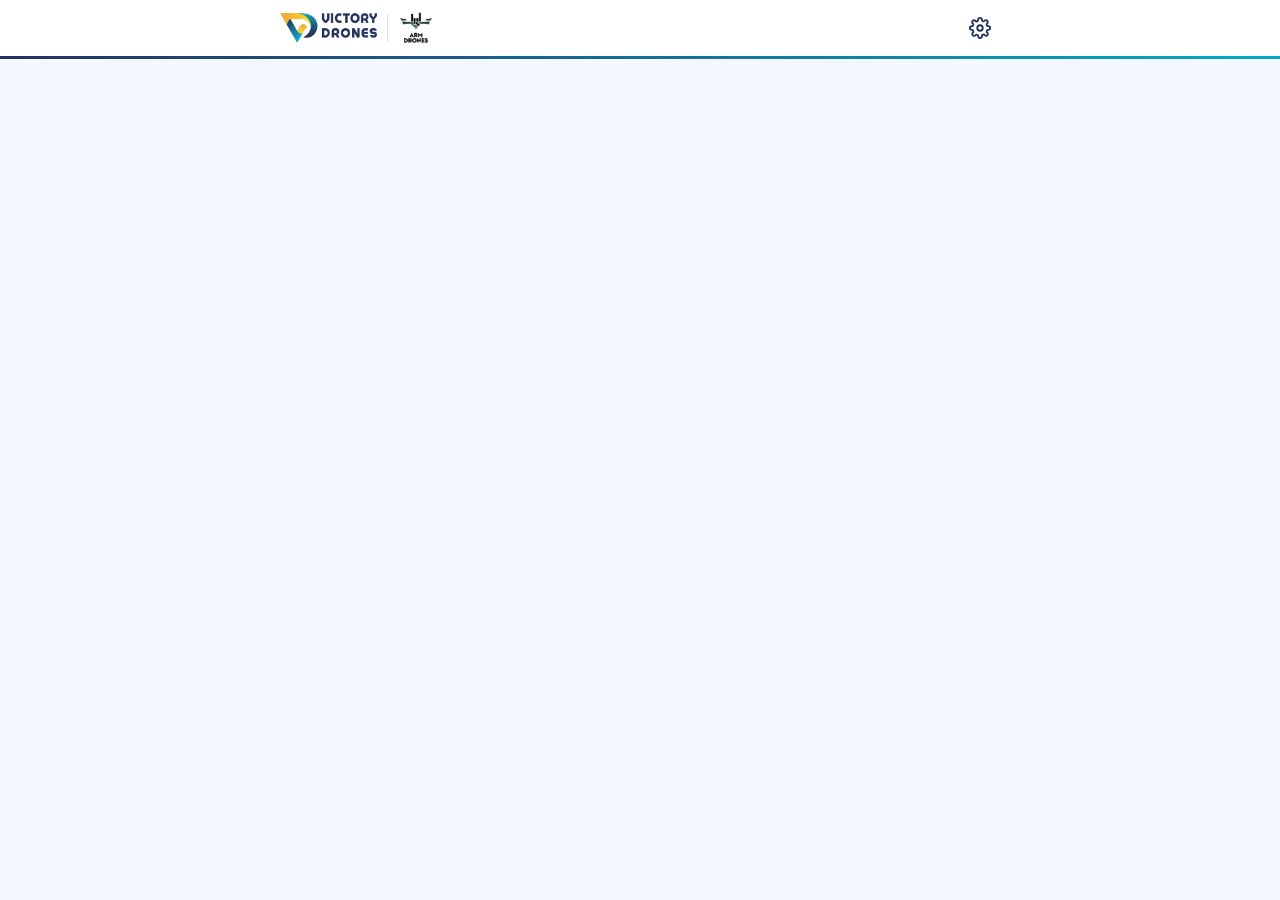
<file: index.html>
<!doctype html>
<html lang="uk"><head><meta charset="utf-8"><meta name="viewport" content="width=device-width,initial-scale=1">
<meta name="robots" content="noindex, nofollow"><title>Інженерія FPV-дронів (база) · Victory Drones</title>
<link rel="icon" href="v1/img/brand/favicon.ico">
<script>
(function () {
  var pinned = null; try { pinned = (JSON.parse(localStorage.getItem('vdc.settings')) || {}).pinned; } catch (e) {}
  fetch('versions.json', { cache: 'no-store' }).then(function (r) { return r.json(); })
    .then(function (j) { location.replace((pinned || j.latest) + '/' + location.hash); })
    .catch(function () { location.replace('v1/' + location.hash); });
})();
</script></head><body></body></html>
</file>
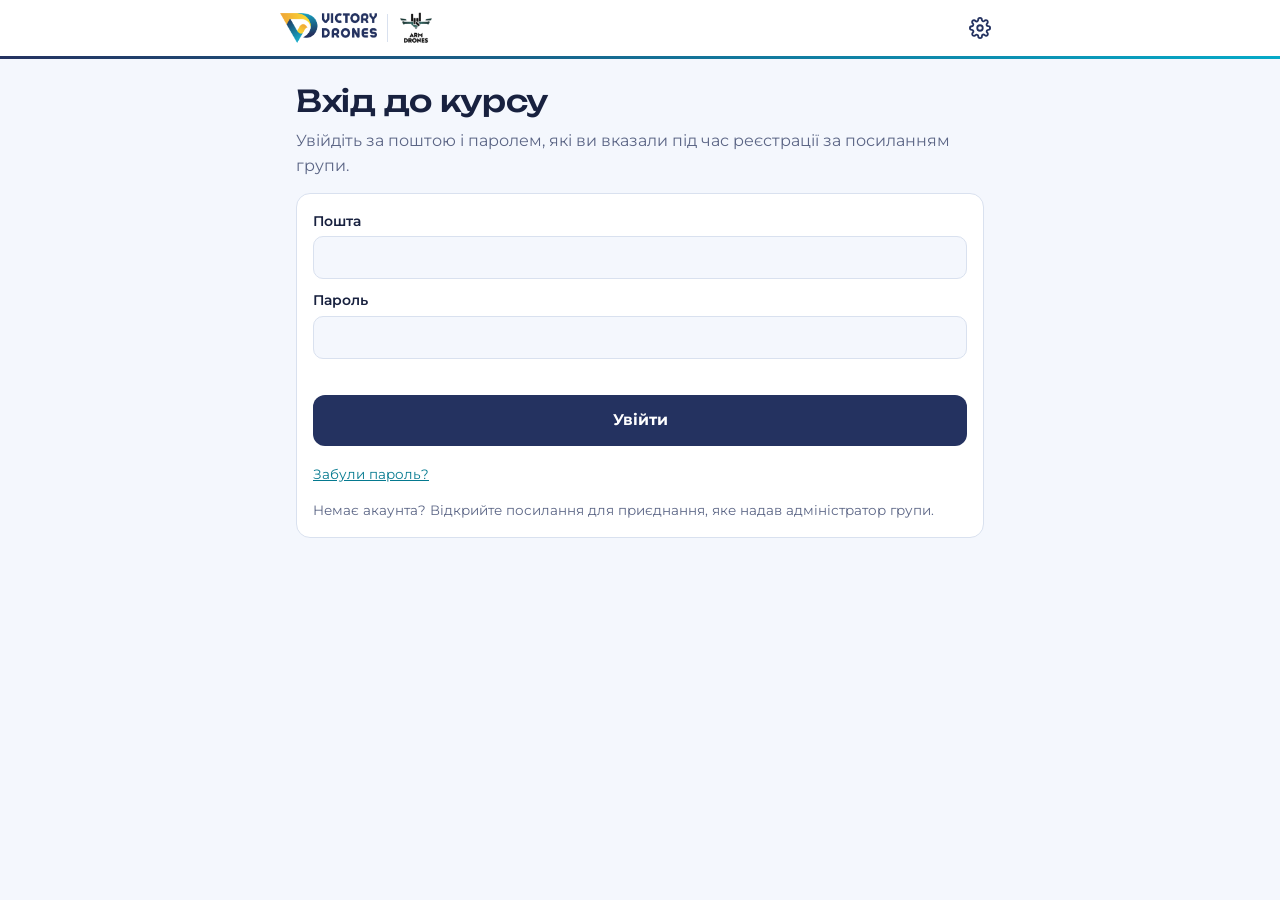
<file: v1/index.html>
<!doctype html>
<html lang="uk"><head>
<meta charset="utf-8">
<meta name="viewport" content="width=device-width,initial-scale=1,viewport-fit=cover">
<title>Інженерія FPV-дронів (база) · Victory Drones</title>
<meta name="description" content="Онлайн-курс Victory Drones та ARM Drones «Інженерія FPV-дронів (база)»: будова, збирання і налаштування FPV-дрона">
<meta name="theme-color" content="#243260">
<meta name="robots" content="noindex, nofollow">
<link rel="icon" href="img/brand/favicon.ico" sizes="any">
<link rel="icon" href="img/brand/icon-32.png" type="image/png" sizes="32x32">
<link rel="apple-touch-icon" href="img/brand/icon-180.png">
<link rel="manifest" href="manifest.webmanifest">
<meta name="apple-mobile-web-app-capable" content="yes">
<meta name="apple-mobile-web-app-title" content="FPV-інженерія">
<link rel="preload" href="fonts/montserrat-cyrillic-400-normal.woff2" as="font" type="font/woff2" crossorigin>
<link rel="preload" href="fonts/unbounded-cyrillic-500-normal.woff2" as="font" type="font/woff2" crossorigin>
<link rel="stylesheet" href="styles.css">
</head>
<body>
<header class="top"><div class="top-in">
  <button class="icon-btn" id="back" type="button" aria-label="Назад" hidden><svg viewBox="0 0 24 24"><path d="M15 18l-6-6 6-6"/></svg></button>
  <a class="logos" href="#home" aria-label="На головну"><img class="vd" src="img/brand/vd-full.png" alt="Victory Drones" width="309" height="96"><i></i><img class="arm" src="img/brand/arm-drones.png" alt="ARM Drones" width="112" height="112"></a>
  <span class="spacer"></span>
  <div class="hmode" id="hmode" role="group" aria-label="Як проходити урок" hidden><button type="button" data-mode="video" aria-pressed="false"><svg viewBox="0 0 24 24"><rect x="2" y="5" width="15" height="14" rx="2"/><path d="M17 10l5-3v10l-5-3"/></svg><span>Відео</span></button><button type="button" data-mode="read" aria-pressed="false"><svg viewBox="0 0 24 24"><path d="M2 5h7a3 3 0 0 1 3 3v12a2 2 0 0 0-2-2H2zM22 5h-7a3 3 0 0 0-3 3v12a2 2 0 0 1 2-2h8z"/></svg><span>Читати</span></button></div>
  <button class="icon-btn" id="menu" type="button" aria-label="Налаштування"><svg viewBox="0 0 24 24"><circle cx="12" cy="12" r="3"/><path d="M19.4 15a1.7 1.7 0 0 0 .3 1.8l.1.1a2 2 0 1 1-2.8 2.8l-.1-.1a1.7 1.7 0 0 0-1.8-.3 1.7 1.7 0 0 0-1 1.5V21a2 2 0 1 1-4 0v-.1a1.7 1.7 0 0 0-1.1-1.5 1.7 1.7 0 0 0-1.8.3l-.1.1a2 2 0 1 1-2.8-2.8l.1-.1a1.7 1.7 0 0 0 .3-1.8 1.7 1.7 0 0 0-1.5-1H3a2 2 0 1 1 0-4h.1a1.7 1.7 0 0 0 1.5-1.1 1.7 1.7 0 0 0-.3-1.8l-.1-.1a2 2 0 1 1 2.8-2.8l.1.1a1.7 1.7 0 0 0 1.8.3H9a1.7 1.7 0 0 0 1-1.5V3a2 2 0 1 1 4 0v.1a1.7 1.7 0 0 0 1 1.5 1.7 1.7 0 0 0 1.8-.3l.1-.1a2 2 0 1 1 2.8 2.8l-.1.1a1.7 1.7 0 0 0-.3 1.8V9a1.7 1.7 0 0 0 1.5 1H21a2 2 0 1 1 0 4h-.1a1.7 1.7 0 0 0-1.5 1z"/></svg></button>
</div></header>
<div class="banner" id="banner" hidden></div>
<main id="view"></main>

<script src="config.js"></script>
<script src="lib/supabase.js"></script>
<script src="backend.js"></script>
<script src="stats.js"></script>
<script src="app.js"></script>
<script src="offline.js"></script>
<script src="cert.js"></script>
<script src="anim.js"></script>
<script src="content/intro-questions.js"></script>
<script src="content/intro.js"></script>
<script src="content/m01/questions.js"></script>
<script src="content/m01/l02.js"></script>
<script src="content/m01/l03.js"></script>
<script src="content/m01/l04.js"></script>
<script src="content/m01/l05.js"></script>
<script src="content/m01/l06.js"></script>
<script src="content/m01/l07.js"></script>
<script src="content/m01/l08.js"></script>
<script src="content/m01/l09.js"></script>
<script src="content/m01/l10.js"></script>
<script src="content/m01/l12.js"></script>
<script src="content/m01.js"></script>
<script src="content/m02/questions.js"></script>
<script src="content/m02/l01.js"></script>
<script src="content/m02/l02.js"></script>
<script src="content/m02.js"></script>
<script src="content/m03/q_l01.js"></script>
<script src="content/m03/l01.js"></script>
<script src="content/m03.js"></script>
<script src="content/m031/q_l01.js"></script>
<script src="content/m031/q_l02.js"></script>
<script src="content/m031/l01.js"></script>
<script src="content/m031/l02.js"></script>
<script src="content/m031.js"></script>
<script src="content/m04/q_l02.js"></script>
<script src="content/m04/q_l04.js"></script>
<script src="content/m04/l02.js"></script>
<script src="content/m04/l04.js"></script>
<script src="content/m04.js"></script>
<script src="content/m05/q_l01.js"></script>
<script src="content/m05/q_l03.js"></script>
<script src="content/m05/q_l04.js"></script>
<script src="content/m05/q_l05.js"></script>
<script src="content/m05/l01.js"></script>
<script src="content/m05/l03.js"></script>
<script src="content/m05/l04.js"></script>
<script src="content/m05/l05.js"></script>
<script src="content/m05.js"></script>
<script>APP.start();</script>
</body></html>
</file>
<file: v1/styles.css>
/* Victory Drones · FPV course — styles
   Layout: one reading column (max 720px). Course map → lesson (Відео / Курс) → lesson quiz → module test.
   Brand: navy #243260, cyan #05AAC8, yellow #FCC500, light #E0EEFF. Headings Unbounded, body Montserrat. */
@font-face { font-family: "Montserrat"; src: url(fonts/montserrat-latin-400-normal.woff2) format("woff2"); font-weight: 400; font-display: swap; unicode-range: U+0000-00FF, U+0131, U+0152-0153, U+02BB-02BC, U+02C6, U+02DA, U+02DC, U+2000-206F, U+2074, U+20AC, U+2122, U+2190-2199, U+2212, U+2215, U+FEFF, U+FFFD }
@font-face { font-family: "Montserrat"; src: url(fonts/montserrat-cyrillic-400-normal.woff2) format("woff2"); font-weight: 400; font-display: swap; unicode-range: U+0301, U+0400-045F, U+0490-0491, U+04B0-04B1, U+2116 }
@font-face { font-family: "Montserrat"; src: url(fonts/montserrat-latin-500-normal.woff2) format("woff2"); font-weight: 500; font-display: swap; unicode-range: U+0000-00FF, U+2000-206F, U+2190-2199, U+2212 }
@font-face { font-family: "Montserrat"; src: url(fonts/montserrat-cyrillic-500-normal.woff2) format("woff2"); font-weight: 500; font-display: swap; unicode-range: U+0301, U+0400-045F, U+0490-0491, U+2116 }
@font-face { font-family: "Montserrat"; src: url(fonts/montserrat-latin-600-normal.woff2) format("woff2"); font-weight: 600; font-display: swap; unicode-range: U+0000-00FF, U+2000-206F, U+2190-2199, U+2212 }
@font-face { font-family: "Montserrat"; src: url(fonts/montserrat-cyrillic-600-normal.woff2) format("woff2"); font-weight: 600; font-display: swap; unicode-range: U+0301, U+0400-045F, U+0490-0491, U+2116 }
@font-face { font-family: "Montserrat"; src: url(fonts/montserrat-latin-700-normal.woff2) format("woff2"); font-weight: 700; font-display: swap; unicode-range: U+0000-00FF, U+2000-206F, U+2190-2199, U+2212 }
@font-face { font-family: "Montserrat"; src: url(fonts/montserrat-cyrillic-700-normal.woff2) format("woff2"); font-weight: 700; font-display: swap; unicode-range: U+0301, U+0400-045F, U+0490-0491, U+2116 }
@font-face { font-family: "Unbounded"; src: url(fonts/unbounded-latin-500-normal.woff2) format("woff2"); font-weight: 500; font-display: swap; unicode-range: U+0000-00FF, U+2000-206F, U+2190-2199, U+2212 }
@font-face { font-family: "Unbounded"; src: url(fonts/unbounded-cyrillic-500-normal.woff2) format("woff2"); font-weight: 500; font-display: swap; unicode-range: U+0301, U+0400-045F, U+0490-0491, U+2116 }
@font-face { font-family: "Unbounded"; src: url(fonts/unbounded-latin-700-normal.woff2) format("woff2"); font-weight: 700; font-display: swap; unicode-range: U+0000-00FF, U+2000-206F, U+2190-2199, U+2212 }
@font-face { font-family: "Unbounded"; src: url(fonts/unbounded-cyrillic-700-normal.woff2) format("woff2"); font-weight: 700; font-display: swap; unicode-range: U+0301, U+0400-045F, U+0490-0491, U+2116 }

:root {
  --navy: #243260; --cyan: #05aac8; --yellow: #fcc500; --sky: #e0eeff; --orange: #f2aa25;
  --bg: #f4f7fd; --surface: #ffffff; --sunk: #e9eff9; --ink: #18213f; --muted: #5b6585; --line: #d9e1ef;
  --accent: #243260; --on-accent: #ffffff; --accent-soft: #e0eeff;
  --hi: #05aac8; --hi-ink: #04798f; --hi-soft: #dcf3f8;
  --gold: #fcc500; --gold-ink: #8a6a00; --gold-soft: #fff4cc;
  --ok: #1f7a4d; --ok-bg: #e0f3e8; --bad: #b2362d; --bad-bg: #fbe5e2;
  --fig-bg: #f8fbff; --header: #ffffff;
  --sans: "Montserrat", system-ui, -apple-system, "Segoe UI", Roboto, sans-serif;
  --display: "Unbounded", "Montserrat", system-ui, sans-serif;
  --mono: ui-monospace, "SF Mono", Menlo, Consolas, monospace;
  --r: 14px;
  color-scheme: light;
}
@media (prefers-color-scheme: dark) { :root:not([data-theme="light"]) {
  --bg: #0e1428; --surface: #161e3a; --sunk: #111830; --ink: #e8edfa; --muted: #9ba7c8; --line: #28335a;
  --accent: #8fb4ff; --on-accent: #0e1428; --accent-soft: #1e2a52;
  --hi: #3cc8e2; --hi-ink: #6fd8ec; --hi-soft: #0f3340;
  --gold-ink: #fcd34d; --gold-soft: #3a3010;
  --ok: #6fd39c; --ok-bg: #143224; --bad: #f29a90; --bad-bg: #3b1d1c;
  --fig-bg: #121a33; --header: #ffffff;
  color-scheme: dark } }
:root[data-theme="dark"] {
  --bg: #0e1428; --surface: #161e3a; --sunk: #111830; --ink: #e8edfa; --muted: #9ba7c8; --line: #28335a;
  --accent: #8fb4ff; --on-accent: #0e1428; --accent-soft: #1e2a52;
  --hi: #3cc8e2; --hi-ink: #6fd8ec; --hi-soft: #0f3340;
  --gold-ink: #fcd34d; --gold-soft: #3a3010;
  --ok: #6fd39c; --ok-bg: #143224; --bad: #f29a90; --bad-bg: #3b1d1c;
  --fig-bg: #121a33; --header: #ffffff;
  color-scheme: dark }

* { box-sizing: border-box }
html { -webkit-text-size-adjust: 100% }
body { margin: 0; background: var(--bg); color: var(--ink); font: 16px/1.6 var(--sans) }
button { font: inherit; color: inherit }
a { color: var(--hi-ink) }
:focus-visible { outline: 2px solid var(--hi); outline-offset: 2px; border-radius: 6px }
[hidden] { display: none !important }
img { max-width: 100%; display: block }
h1, h2, h3, h4 { font-family: var(--display); font-weight: 500; letter-spacing: -.01em }

/* header: always white so both logos read correctly */
.top { position: sticky; top: 0; z-index: 20; background: var(--header); color: #18213f; border-bottom: 3px solid transparent;
  border-image: linear-gradient(90deg, #243260, #05aac8) 1;
  padding: env(safe-area-inset-top) max(12px, env(safe-area-inset-right)) 0 max(12px, env(safe-area-inset-left)) }
.top-in { max-width: 720px; margin: 0 auto; height: 56px; display: flex; align-items: center; gap: 8px }
.logos { display: flex; align-items: center; gap: 10px; text-decoration: none; flex: none; min-width: 0 }
.logos img.vd { height: 30px; width: auto }
.logos img.arm { height: 36px; width: auto }
.logos i { width: 1px; height: 28px; background: #d9e1ef }
.top .spacer { flex: 1 }
.icon-btn { width: 40px; height: 40px; border-radius: 10px; border: 0; background: transparent; display: grid; place-items: center; cursor: pointer; flex: none; color: #243260 }
.icon-btn:hover { background: #eef3fb }
.icon-btn svg { width: 22px; height: 22px; stroke: currentColor; fill: none; stroke-width: 2; stroke-linecap: round; stroke-linejoin: round }
@media (max-width: 400px) { .logos img.vd { height: 24px } .logos img.arm { height: 30px } .logos { gap: 7px } }

/* lesson mode switch */
.hmode { display: flex; background: #eef3fb; border-radius: 10px; padding: 3px; gap: 2px; flex: none }
.hmode button { display: inline-flex; align-items: center; gap: 6px; border: 0; background: transparent; border-radius: 8px; padding: 7px 10px; font-size: 13.5px; font-weight: 600; cursor: pointer; color: #5b6585 }
.hmode button[aria-pressed="true"] { background: #243260; color: #fff }
.hmode svg { width: 17px; height: 17px; stroke: currentColor; fill: none; stroke-width: 2; stroke-linecap: round; stroke-linejoin: round }
@media (max-width: 480px) { .hmode span { display: none } .hmode button { padding: 7px 9px } }

.banner { background: var(--gold-soft); border-bottom: 1px solid var(--line); padding: 10px max(16px, env(safe-area-inset-right)) 12px max(16px, env(safe-area-inset-left)) }
.banner-in { max-width: 720px; margin: 0 auto; display: flex; flex-direction: column; gap: 8px }
.banner p { margin: 0; font-size: 14.5px }
.row { display: flex; gap: 8px; flex-wrap: wrap; align-items: center }

main { max-width: 720px; margin: 0 auto; padding: 18px max(16px, env(safe-area-inset-right)) calc(48px + env(safe-area-inset-bottom)) max(16px, env(safe-area-inset-left)) }
.eyebrow { font: 600 12px/1.2 var(--sans); letter-spacing: .08em; text-transform: uppercase; color: var(--hi-ink) }
h2.page { font-size: clamp(22px, 5.4vw, 30px); line-height: 1.22; margin: 6px 0 8px; text-wrap: balance }
.lede { color: var(--muted); margin: 0 0 6px; max-width: 62ch }
.muted { color: var(--muted) }
.small { font-size: 13.5px }
.crumbs { font-size: 13px; color: var(--muted); margin-bottom: 4px }
.crumbs a { color: var(--muted); text-decoration: none }

/* hero on the course map */
.hero { position: relative; overflow: hidden; border-radius: 18px; padding: 22px 20px 20px; color: #fff; background: linear-gradient(120deg, #243260 0%, #1d5f8f 60%, #05aac8 100%) }
.hero h2 { color: #fff; font-size: clamp(22px, 5.6vw, 30px); line-height: 1.2; margin: 6px 0 8px }
.hero p { margin: 0; color: #dbe7ff; max-width: 52ch }
.hero .eyebrow { color: var(--yellow) }
.hero svg.deco { position: absolute; right: -30px; bottom: -40px; width: 220px; opacity: .14 }
.hero .stat { display: flex; gap: 18px; margin-top: 16px; flex-wrap: wrap }
.hero .stat b { display: block; font: 700 22px/1 var(--display); color: #fff }
.hero .stat span { font-size: 12.5px; color: #c6d6f5 }
.pbar { height: 8px; background: var(--sunk); border-radius: 99px; overflow: hidden }
.pbar i { display: block; height: 100%; background: linear-gradient(90deg, var(--orange), var(--yellow)); border-radius: 99px }
.hero .pbar { background: rgba(255,255,255,.18); margin-top: 14px }

/* buttons */
.btn { display: inline-flex; align-items: center; justify-content: center; gap: 8px; border: 0; border-radius: 12px; padding: 13px 18px; font-weight: 700; cursor: pointer; background: var(--accent); color: var(--on-accent); text-decoration: none; font-size: 15.5px }
.btn.hi { background: var(--yellow); color: #18213f }
.btn.ghost { background: transparent; color: var(--accent); box-shadow: inset 0 0 0 1.5px var(--accent) }
.btn.quiet { background: var(--sunk); color: var(--ink) }
.btn.wide { width: 100% }
.btn:disabled, .btn[aria-disabled="true"] { opacity: .45; cursor: default }

/* course map */
.part { margin-top: 26px }
.part-h { display: flex; align-items: baseline; justify-content: space-between; gap: 10px; margin: 0 0 10px }
.part-h h3 { font-size: 16px; margin: 0; line-height: 1.3 }
.part-h span { font-size: 13px; color: var(--muted); white-space: nowrap }
.lessons { display: flex; flex-direction: column; gap: 8px }
.les { display: grid; grid-template-columns: 42px 1fr auto; gap: 12px; align-items: center; text-align: left; width: 100%; background: var(--surface); border: 1px solid var(--line); border-radius: var(--r); padding: 11px 13px; cursor: pointer; color: var(--ink); text-decoration: none }
.les:hover { border-color: var(--hi) }
.les .n { width: 42px; height: 42px; border-radius: 10px; display: grid; place-items: center; font: 700 15px/1 var(--display); background: var(--sunk); color: var(--muted) }
.les.open .n { background: var(--accent-soft); color: var(--accent) }
.les.done .n { background: var(--navy); color: #fff }
:root[data-theme="dark"] .les.done .n { background: var(--accent); color: var(--on-accent) }
.les.test .n { background: var(--gold-soft); color: var(--gold-ink) }
.les.test.done .n { background: var(--yellow); color: #18213f }
.les .tt { min-width: 0 }
.les .tt b { display: block; font-size: 15px; line-height: 1.3; font-weight: 600 }
.les .tt span { display: block; font-size: 12.5px; color: var(--muted); margin-top: 2px }
.les.locked { cursor: default }
.les.locked:hover { border-color: var(--line) }
.les.locked .tt b { color: var(--muted) }
.chip { font: 600 11px/1 var(--sans); letter-spacing: .04em; text-transform: uppercase; padding: 5px 8px; border-radius: 6px; white-space: nowrap }
.chip.ok { background: var(--ok-bg); color: var(--ok) }
.chip.new { background: var(--hi-soft); color: var(--hi-ink) }
.chip.go { background: var(--gold-soft); color: var(--gold-ink) }
.chip.lock { background: var(--sunk); color: var(--muted) }
.chip.bad { background: var(--bad-bg); color: var(--bad) }

/* steps (reading mode) */
.step { background: var(--surface); border: 1px solid var(--line); border-radius: var(--r); margin-top: 14px; overflow: hidden }
.step-h { display: flex; align-items: center; gap: 10px; padding: 14px 16px 0 }
.kind { font: 600 11px/1 var(--sans); letter-spacing: .05em; text-transform: uppercase; padding: 5px 8px; border-radius: 6px; background: var(--accent-soft); color: var(--accent); white-space: nowrap }
.step h3 { font-size: 18px; line-height: 1.32; margin: 10px 16px 6px; text-wrap: balance }
.step h4 { font: 700 15px/1.3 var(--sans); margin: 14px 0 6px }
.step .body { padding: 0 16px 14px }
.step .body p { margin: 0 0 10px; max-width: 64ch }
.step .body ul, .step .body ol { margin: 0 0 10px; padding-left: 20px }
.step .body li { margin-bottom: 4px }
.step .body b { font-weight: 700 }
.key { background: var(--accent-soft); border-left: 4px solid var(--navy); border-radius: 0 10px 10px 0; padding: 10px 12px; margin: 4px 0 12px; font-weight: 600 }
:root[data-theme="dark"] .key { border-left-color: var(--accent) }
.simple { background: var(--gold-soft); border-radius: 12px; padding: 10px 12px 10px 44px; margin: 4px 0 12px; position: relative; font-size: 15px }
.simple::before { content: "💡"; position: absolute; left: 13px; top: 9px; font-size: 18px }
.simple b { font-weight: 700 }
.warnbox { border-left: 4px solid var(--bad); background: var(--bad-bg); border-radius: 0 10px 10px 0; padding: 8px 12px; margin: 4px 0 12px; font-size: 15px }
.warnbox b { color: var(--bad) }

.grid2 { display: grid; grid-template-columns: repeat(2, minmax(0, 1fr)); gap: 8px; margin: 4px 0 12px }
@media (max-width: 460px) { .grid2.stack { grid-template-columns: 1fr } }
.card { background: var(--sunk); border-radius: 12px; padding: 10px 12px; min-width: 0 }
.card b { display: block; font-size: 15px }
.card ul { margin: 4px 0 0; padding-left: 18px; font-size: 14.5px }
.card .ico { font-size: 20px; line-height: 1; margin-bottom: 4px }
.feat { display: grid; grid-template-columns: repeat(2, minmax(0, 1fr)); gap: 8px; margin: 4px 0 12px }
.feat > div { display: flex; gap: 10px; align-items: center; background: var(--sunk); border-radius: 12px; padding: 10px 12px; font-size: 14.5px; font-weight: 600; min-width: 0 }
@media (max-width: 440px) { .feat { grid-template-columns: 1fr } }
.feat svg { width: 26px; height: 26px; flex: none; stroke: var(--hi); fill: none; stroke-width: 2; stroke-linecap: round; stroke-linejoin: round }

table.tbl { border-collapse: collapse; width: 100%; font-size: 14.5px; margin: 4px 0 10px }
table.tbl th, table.tbl td { border-bottom: 1px solid var(--line); padding: 7px 8px; text-align: left; vertical-align: top }
table.tbl th { font-weight: 600; color: var(--muted); font-size: 13px }
table.tbl td:first-child { font-weight: 700; white-space: nowrap }
table.tbl tr.hl td { background: var(--gold-soft) }
.tblwrap { overflow-x: auto; margin: 0 0 10px }

.chain { display: flex; flex-wrap: wrap; align-items: center; gap: 6px; margin: 4px 0 12px }
.chain span { background: var(--accent-soft); color: var(--accent); font-weight: 700; font-size: 14px; padding: 6px 10px; border-radius: 8px }
.chain i { font-style: normal; color: var(--muted) }

/* figures */
.fig { background: var(--fig-bg); border-top: 1px solid var(--line); border-bottom: 1px solid var(--line); margin: 0 -16px 12px }
.fig .cap { font-size: 13px; color: var(--muted); padding: 8px 16px 10px }
.photo { background: #fff }
.photo img { width: 100%; height: auto; cursor: zoom-in; max-height: 520px; object-fit: contain; margin: 0 auto }
.gallery { display: grid; grid-template-columns: repeat(2, minmax(0, 1fr)); gap: 1px; background: var(--line) }
@media (min-width: 620px) { .gallery.g3 { grid-template-columns: repeat(3, minmax(0, 1fr)) } }
.gallery figure { margin: 0; background: #fff; display: flex; flex-direction: column; min-width: 0 }
.gallery img { width: 100%; aspect-ratio: 1 / 1; object-fit: contain; background: #fff; cursor: zoom-in; padding: 6px }
.gallery figcaption { font-size: 13px; line-height: 1.3; padding: 7px 10px 9px; background: var(--fig-bg); color: var(--ink); flex: 1 }

/* SVG theming for diagrams + animations */
.sv { color: var(--ink); display: block; width: 100%; height: auto }
.sv .st { stroke: currentColor; fill: none; stroke-width: 2; stroke-linecap: round; stroke-linejoin: round }
.sv .tx { fill: currentColor; font: 600 13px var(--sans) }
.sv .txs { fill: var(--muted); font: 500 11.5px var(--sans) }
.sv .navy { stroke: var(--accent) } .sv .navyf { fill: var(--accent) }
.sv .cy { stroke: var(--hi) } .sv .cyf { fill: var(--hi) }
.sv .yl { stroke: var(--gold) } .sv .ylf { fill: var(--gold) }
.sv .mut { stroke: var(--muted) } .sv .mutf { fill: var(--muted) }
.sv .surf { fill: var(--surface) } .sv .sunk { fill: var(--sunk) } .sv .soft { fill: var(--accent-soft) }
.sv .ln { stroke: var(--line) }
.anim-ctl { display: flex; flex-wrap: wrap; gap: 10px 14px; align-items: center; padding: 10px 16px 6px }
.anim-ctl label { font-size: 14px; display: flex; align-items: center; gap: 8px; flex-wrap: wrap; font-weight: 600 }
.anim-ctl input[type=range] { width: 170px; accent-color: var(--hi) }
.anim-ctl output { font: 700 14px var(--sans); min-width: 3.5em }
.tog { font-size: 13.5px; font-weight: 600; border: 1.5px solid var(--line); background: var(--surface); border-radius: 10px; padding: 7px 12px; cursor: pointer }
.tog[aria-pressed="true"] { border-color: var(--hi); background: var(--hi-soft); color: var(--hi-ink) }
.readout { font-size: 14.5px; padding: 4px 16px 12px; min-height: 2.6em }
.readout b { font-weight: 700 }
.hotlist { display: flex; flex-wrap: wrap; gap: 6px; padding: 10px 16px 4px }
.hotlist button { font-size: 13px; font-weight: 600; border: 1px solid var(--line); background: var(--surface); border-radius: 99px; padding: 6px 11px; cursor: pointer }
.hotlist button.on { border-color: var(--hi); color: var(--hi-ink); background: var(--hi-soft) }
.sv .hotz { cursor: pointer }
.sv .hotz.on .hl { stroke: var(--hi); stroke-width: 3 }

/* video */
.player { background: #000; border-radius: var(--r); overflow: hidden; margin-top: 14px; position: sticky; top: 64px; z-index: 5 }
.player video { display: block; width: 100%; aspect-ratio: 16 / 9; background: #000 }
.player .novideo { aspect-ratio: 16 / 9; display: grid; place-items: center; text-align: center; color: #c6d6f5; padding: 20px; background: linear-gradient(120deg, #243260, #1d5f8f) }
.player .novideo b { display: block; color: #fff; font-family: var(--display); font-weight: 500; margin-bottom: 4px }
@media (max-height: 560px) { .player { position: static } }
.chapters { display: flex; flex-direction: column; gap: 6px; margin-top: 14px }
.chap { display: grid; grid-template-columns: 56px 1fr; gap: 10px; align-items: center; text-align: left; width: 100%; background: var(--surface); border: 1px solid var(--line); border-radius: 12px; padding: 10px 12px; cursor: pointer }
.chap .t { font: 700 14px/1 var(--sans); color: var(--hi-ink); font-variant-numeric: tabular-nums }
.chap b { font-size: 14.5px; font-weight: 600; line-height: 1.3 }
.chap.on { border-color: var(--hi); background: var(--hi-soft) }
.modehint { font-size: 14px; color: var(--muted); margin: 10px 0 0 }
.jump { display: inline-flex; align-items: center; gap: 6px; font: 600 12.5px/1 var(--sans); color: var(--hi-ink); background: transparent; border: 1px dashed var(--hi); border-radius: 99px; padding: 7px 11px; cursor: pointer; margin-left: auto; white-space: nowrap }
.jump svg { width: 11px; height: 11px; fill: currentColor }

.summary { background: var(--navy); color: #fff; border-radius: var(--r); padding: 16px; margin-top: 16px }
.summary h3 { margin: 0 0 8px; font-size: 17px; color: #fff }
.summary ul { margin: 0; padding-left: 4px; list-style: none }
.summary li { margin-bottom: 6px; padding-left: 26px; position: relative }
.summary li::before { content: ""; position: absolute; left: 2px; top: 5px; width: 14px; height: 14px; border-radius: 4px; background: var(--yellow); clip-path: polygon(14% 52%, 0 66%, 38% 100%, 100% 22%, 86% 8%, 38% 72%) }
.endcta { margin-top: 20px; display: flex; flex-direction: column; gap: 8px }
.gloss { display: grid; grid-template-columns: auto 1fr; gap: 0; margin: 4px 0 10px; border: 1px solid var(--line); border-radius: 12px; overflow: hidden }
.gloss dt, .gloss dd { margin: 0; padding: 8px 12px; border-bottom: 1px solid var(--line); font-size: 14.5px }
.gloss dt { font-weight: 700; background: var(--sunk); color: var(--accent); font-family: var(--display); font-size: 13px; display: flex; align-items: center }
.gloss dt:nth-last-of-type(1), .gloss dd:last-child { border-bottom: 0 }

/* remembering */
.warm { background: var(--hi-soft); border-radius: var(--r); padding: 14px 16px; margin-top: 16px }
.warm h3 { margin: 0 0 2px; font-size: 16px }
.warm .q { margin-top: 14px; background: var(--surface); border-radius: 12px; padding: 12px }
.warm .q .qt { font-weight: 700; margin-bottom: 8px }

/* quiz */
.qcard { background: var(--surface); border: 1px solid var(--line); border-radius: var(--r); padding: 16px; margin-top: 14px }
.qhead { display: flex; justify-content: space-between; align-items: center; gap: 10px }
.qtag { font: 600 11.5px/1 var(--sans); text-transform: uppercase; letter-spacing: .05em; color: var(--muted) }
.qtag.rev { color: var(--hi-ink) }
.qtext { font-size: 18px; line-height: 1.4; font-weight: 700; margin: 12px 0 14px; text-wrap: pretty }
.opts { display: flex; flex-direction: column; gap: 8px }
.opt { text-align: left; border: 1.5px solid var(--line); background: var(--bg); border-radius: 12px; padding: 12px 14px; cursor: pointer; font-size: 15.5px; line-height: 1.4 }
.opt:hover:not(:disabled) { border-color: var(--hi) }
.opt.right { border-color: var(--ok); background: var(--ok-bg) }
.opt.wrong { border-color: var(--bad); background: var(--bad-bg) }
.opt:disabled { cursor: default; color: var(--ink) }
textarea.open { width: 100%; min-height: 110px; font: inherit; padding: 12px 14px; border-radius: 12px; border: 1.5px solid var(--line); background: var(--bg); color: var(--ink); resize: vertical }
.explain { margin-top: 12px; padding: 12px 14px; border-radius: 12px; background: var(--sunk); font-size: 15px }
.explain b { font-weight: 700 }
.qbar { display: flex; gap: 3px; margin-top: 14px }
.qbar i { flex: 1; height: 6px; border-radius: 99px; background: var(--line) }
.qbar i.ok { background: var(--ok) }
.qbar i.no { background: var(--bad) }
.qbar i.cur { background: var(--gold) }
.score { font: 700 54px/1 var(--display); margin: 18px 0 6px; font-variant-numeric: tabular-nums }
.result-ok { color: var(--ok) } .result-bad { color: var(--bad) }
.review { margin-top: 18px }
.review h3 { font-size: 17px }
.review .qcard { border-color: var(--bad) }
.rules { background: var(--surface); border: 1px solid var(--line); border-radius: var(--r); padding: 14px 16px; margin-top: 14px }
.rules ul { margin: 6px 0 0; padding-left: 20px }
.rules li { margin-bottom: 4px }
.attempts { display: flex; gap: 6px; margin-top: 10px }
.attempts i { width: 26px; height: 8px; border-radius: 99px; background: var(--line) }
.attempts i.used { background: var(--muted) }

/* settings / misc */
.set { background: var(--surface); border: 1px solid var(--line); border-radius: var(--r); padding: 16px; margin-top: 14px; display: flex; flex-direction: column; gap: 10px }
.set h3 { margin: 0; font-size: 15px }
.seg { display: grid; grid-template-columns: repeat(3, 1fr); gap: 8px }
.seg button { border: 1.5px solid var(--line); background: var(--bg); border-radius: 12px; padding: 10px; cursor: pointer; font-weight: 600; font-size: 14px }
.seg button[aria-pressed="true"] { border-color: var(--hi); box-shadow: 0 0 0 1px var(--hi) }
.demo { display: inline-flex; gap: 6px; align-items: center; font-size: 12.5px; color: var(--gold-ink); background: var(--gold-soft); border-radius: 99px; padding: 4px 10px; font-weight: 600; margin-top: 12px }

.lb { position: fixed; inset: 0; z-index: 60; background: rgba(8,12,28,.92); display: flex; flex-direction: column; align-items: center; justify-content: center; padding: 16px; cursor: zoom-out }
.lb img { max-width: 100%; max-height: 82vh; object-fit: contain; background: #fff; border-radius: 6px }
.lb p { color: #eee; font-size: 14px; margin: 10px 0 0; text-align: center; max-width: 60ch }
.toast { position: fixed; left: 50%; bottom: calc(18px + env(safe-area-inset-bottom)); transform: translateX(-50%); background: var(--navy); color: #fff; padding: 10px 16px; border-radius: 12px; font-size: 14.5px; z-index: 70 }

@media (prefers-reduced-motion: reduce) { * { scroll-behavior: auto !important; animation: none !important; transition: none !important } }

/* blocks used by lessons ported from the FPV demo */
.reqs { display: grid; gap: 8px; margin: 4px 0 12px }
.reqs > div { display: grid; grid-template-columns: 36px 1fr; gap: 10px; align-items: start; background: var(--sunk); border-radius: 12px; padding: 10px 12px }
.reqs .num { width: 36px; height: 36px; border-radius: 9px; background: var(--navy); color: #fff; display: grid; place-items: center; font: 700 15px/1 var(--display) }
.reqs b { display: block }
.reqs span { font-size: 14.5px }
.tools { display: grid; grid-template-columns: repeat(auto-fit, minmax(130px, 1fr)); gap: 8px; margin: 4px 0 12px }
.tools > div { background: var(--sunk); border-radius: 12px; padding: 10px 12px; min-width: 0 }
.tools b { font: 700 18px/1.15 var(--display); color: var(--accent); display: block }
.tools span { font-size: 13.5px; display: block; margin-top: 4px }
.gallery figcaption small { display: block; color: var(--muted); font-size: 12px }
.step .body code { font: 600 13.5px var(--mono); background: var(--sunk); padding: 1px 5px; border-radius: 5px }
.pins { display: grid; grid-template-columns: repeat(auto-fill, minmax(140px, 1fr)); gap: 6px; margin: 4px 0 12px }
.pins > div { background: var(--sunk); border-radius: 10px; padding: 8px 10px; font-size: 14px; min-width: 0 }
.pins b { display: block; color: var(--accent); font-family: var(--display); font-size: 13px }
.cmp { display: grid; grid-template-columns: 1fr 1fr; gap: 8px; margin: 4px 0 12px }
.cmp > div { border-radius: 12px; padding: 10px 12px; font-size: 14.5px; min-width: 0 }
.cmp .pro { background: var(--ok-bg) } .cmp .con { background: var(--bad-bg) }
.cmp b { display: block; margin-bottom: 4px }
.cmp ul { margin: 0; padding-left: 18px }
@media (max-width: 460px) { .cmp { grid-template-columns: 1fr } }

/* accounts and admin */
.fld { display: flex; flex-direction: column; gap: 4px; font-size: 14px; font-weight: 600; min-width: 0 }
.fld input { font: 500 16px var(--sans); padding: 11px 12px; border-radius: 10px; border: 1.5px solid var(--line); background: var(--bg); color: var(--ink); width: 100% }
.fld input:focus { border-color: var(--hi); outline: none }
.ferr { color: var(--bad); font-size: 14px; margin: 0; min-height: 1.2em }
.arow { display: flex; justify-content: space-between; align-items: center; gap: 10px; flex-wrap: wrap; padding: 6px 0; border-bottom: 1px solid var(--line) }
.arow:last-of-type { border-bottom: 0 }
.arow a { color: var(--ink); text-decoration: none }
.mail { font: 500 13.5px var(--mono); background: var(--sunk); border-radius: 10px; padding: 9px 11px; user-select: all; overflow-wrap: anywhere }
tr.muted td { color: var(--muted) }

/* admin statistics */
.statlink { flex-direction: row; align-items: center; justify-content: space-between; text-decoration: none; color: var(--ink) }
.statlink > span:first-child { display: flex; flex-direction: column; gap: 2px }
.statlink > span:last-child { font-size: 22px; color: var(--hi-ink) }
.filters { display: flex; gap: 10px; flex-wrap: wrap; margin: 6px 0 12px }
.filters .fld { flex: 1 1 200px }
.fld select { font: 500 16px var(--sans); padding: 10px 12px; border-radius: 10px; border: 1.5px solid var(--line); background: var(--bg); color: var(--ink); width: 100% }
.tools.kpi { grid-template-columns: repeat(auto-fit, minmax(150px, 1fr)) }
.chart .ch-h h3 { margin: 0; font-size: 16px; line-height: 1.3 }
.chart .ch-h p { margin: 4px 0 0 }
.plot { width: 100%; min-width: 0 }
.plot svg { display: block; overflow: visible }
.plot.split { display: flex; gap: 20px; align-items: center; flex-wrap: wrap }
.plot.split .side { flex: 1 1 220px; min-width: 0 }
.plot .ax { font: 500 12px var(--sans); fill: var(--muted) }
.plot .ax.strong { fill: var(--ink); font-weight: 600 }
.plot .big { font: 700 24px var(--display); fill: var(--ink) }
.plot .grid { stroke: var(--line); stroke-width: 1 }
.plot .base { stroke: var(--muted); stroke-width: 1 }
.plot .ref { stroke: var(--ink); stroke-width: 1.5; stroke-dasharray: 4 3 }
.plot .track { fill: var(--sunk) }
.plot .trackc { fill: none; stroke: var(--sunk) }
.plot .hit { fill: transparent }
.plot .hit:hover { fill: color-mix(in srgb, var(--ink) 5%, transparent) }
.plot .ring { stroke: var(--surface); stroke-width: 2 }
.plot .mk.dim { opacity: .45 }
:root { --c1: #3a55c4; --c2: #0a8ea8; --c3: #c98a00 }
@media (prefers-color-scheme: dark) { :root:not([data-theme="light"]) { --c1: #8a7cf5; --c2: #1aa6bf; --c3: #bf8700 } }
:root[data-theme="dark"] { --c1: #8a7cf5; --c2: #1aa6bf; --c3: #bf8700 }
.mk.c1, .sw.c1 { fill: var(--c1); background: var(--c1) }
.mk.c2, .sw.c2 { fill: var(--c2); background: var(--c2) }
.mk.c3, .sw.c3 { fill: var(--c3); background: var(--c3) }
.lgd { display: flex; flex-wrap: wrap; gap: 6px 16px; font-size: 13.5px }
.lgd span { display: inline-flex; align-items: center; gap: 6px }
.lgd .sw { width: 10px; height: 10px; border-radius: 3px; display: inline-block }
.tview summary { cursor: pointer; font-size: 13.5px; color: var(--hi-ink); font-weight: 600 }
.tview .tbl { margin-top: 8px }
.ctip { position: fixed; z-index: 50; pointer-events: none; background: var(--ink); color: var(--surface); font: 500 13px/1.45 var(--sans); padding: 7px 10px; border-radius: 8px; white-space: pre-line; max-width: 260px; box-shadow: 0 4px 16px rgba(0,0,0,.18) }
.cmp > div:not(.pro):not(.con) { background: var(--sunk) }
.cmp p { margin: 0 }
.cmp p b { display: inline; margin: 0 }

/* install as an app */
.install { margin-top: 14px; gap: 12px }
.install summary { display: flex; align-items: center; gap: 12px; cursor: pointer; list-style: none }
.install summary::-webkit-details-marker { display: none }
.install summary > span:last-child { display: flex; flex-direction: column; gap: 2px; flex: 1 }
.install summary::after { content: ""; width: 9px; height: 9px; border-right: 2px solid var(--muted); border-bottom: 2px solid var(--muted); transform: rotate(45deg); margin: -4px 4px 0 0; transition: transform .15s }
.install[open] summary::after { transform: rotate(225deg); margin-top: 4px }
.install .ii { width: 40px; height: 40px; border-radius: 12px; background: var(--hi-soft); display: grid; place-items: center; flex: none }
.install .ii svg { width: 22px; height: 22px; fill: none; stroke: var(--hi-ink); stroke-width: 2; stroke-linecap: round; stroke-linejoin: round }
.install .ib { background: var(--sunk); border-radius: 12px; padding: 10px 14px; font-size: 14.5px }
.install .ib h4 { margin: 4px 0 6px; font-size: 14px }
.install .ib ol, .install .ib ul { margin: 0 0 8px; padding-left: 20px }
.install .ib li { margin: 3px 0 }
.install ul.ok li::marker { content: "✓  "; color: var(--ok) }
.install ul.no li::marker { content: "•  "; color: var(--muted) }
.install #instbtn { align-self: flex-start }
.gallery figure:last-child:nth-child(odd) { grid-column: 1 / -1 }
.gallery figure:last-child:nth-child(odd) img { aspect-ratio: 2 / 1 }

/* offline: home link + download screen */
.offlink { display: flex; align-items: center; gap: 12px; margin-top: 14px; padding: 12px 14px; border-radius: var(--r); background: var(--surface); border: 1px solid var(--line); color: var(--ink); text-decoration: none }
.offlink:hover { border-color: var(--hi) }
.offlink > span:nth-child(2) { display: flex; flex-direction: column; flex: 1; min-width: 0; font-size: 13.5px; color: var(--muted) }
.offlink b { color: var(--ink); font-size: 15px }
.offlink .go { color: var(--hi-ink); font-size: 20px }
.offlink .ii, .offok .ii { width: 40px; height: 40px; border-radius: 12px; background: var(--hi-soft); display: grid; place-items: center; flex: none }
.offlink .ii svg { width: 22px; height: 22px; fill: none; stroke: var(--hi-ink); stroke-width: 2; stroke-linecap: round; stroke-linejoin: round }
.set .ib { background: var(--sunk); border-radius: 12px; padding: 10px 14px; font-size: 14.5px }
.set .ib h4 { margin: 2px 0 6px; font-size: 14px }
.set .ib ol { margin: 0; padding-left: 20px } .set .ib li { margin: 3px 0 }
.set details.ib summary { cursor: pointer; font-weight: 600; font-size: 14px }
.set details.ib[open] summary { margin-bottom: 6px }
.warnline { margin: 0; padding: 10px 12px; border-radius: 10px; background: var(--gold-soft); font-size: 14px }
.offok { flex-direction: column; gap: 2px; border-color: var(--ok) }
.offok b { color: var(--ok) }
.seg.q2 { display: grid; grid-template-columns: 1fr 1fr; gap: 8px }
.seg.q2 button { display: flex; flex-direction: column; align-items: flex-start; gap: 2px; padding: 10px 12px; border-radius: 12px; border: 1.5px solid var(--line); background: var(--bg); cursor: pointer; text-align: left }
.seg.q2 button span { font-size: 12.5px; color: var(--muted) }
.seg.q2 button[aria-pressed="true"] { border-color: var(--hi); background: var(--hi-soft) }
.dlrow { display: flex; flex-wrap: wrap; align-items: center; justify-content: space-between; gap: 8px 12px; padding: 10px 0; border-top: 1px solid var(--line) }
.dlrow.main .dlinfo b { font-size: 16px }
.dlinfo { display: flex; flex-direction: column; gap: 3px; min-width: 0; flex: 1 1 200px; align-items: flex-start }
.dlinfo > span:not(.chip) { font-size: 13.5px; color: var(--muted) }
.dlbtn { display: flex; gap: 8px; flex-wrap: wrap }
.dljob { border-color: var(--hi) }
ul.okl, ul.nol { margin: 0; padding-left: 20px; font-size: 14.5px }
ul.okl li::marker { content: "✓  "; color: var(--ok) }
.novideo a { color: inherit; text-decoration: underline }

/* certificate */
.certcard { display: flex; align-items: center; gap: 12px; margin-top: 14px; padding: 12px 14px; border-radius: var(--r); background: var(--gold-soft); border: 1px solid var(--gold); color: var(--ink); text-decoration: none }
.certcard .ci { width: 40px; height: 40px; border-radius: 12px; background: var(--gold); color: #243260; display: grid; place-items: center; font-size: 20px; flex: none }
.certcard > span:nth-child(2) { display: flex; flex-direction: column; flex: 1; min-width: 0; font-size: 13.5px; color: var(--muted) }
.certcard b { color: var(--ink); font-size: 15px }
.certcard .go { color: var(--gold-ink); font-size: 20px }
.certprev { border: 1px solid var(--line); border-radius: 10px; overflow: hidden; background: #fff; box-shadow: 0 6px 24px rgba(24, 33, 63, .08) }
.certprev canvas { display: block }
.verify { border-width: 2px }
.verify.ok { border-color: var(--ok) } .verify.ok > b { color: var(--ok); font-size: 18px }
.verify.bad { border-color: var(--bad) } .verify.bad > b { color: var(--bad); font-size: 18px }
dl.vd { display: grid; grid-template-columns: auto 1fr; gap: 6px 14px; margin: 4px 0 0 }
dl.vd dt { color: var(--muted); font-size: 14px } dl.vd dd { margin: 0; font-weight: 600 }
main:has(table.wide) { max-width: 1180px }
table.tbl.wide td { vertical-align: top }
</file>
